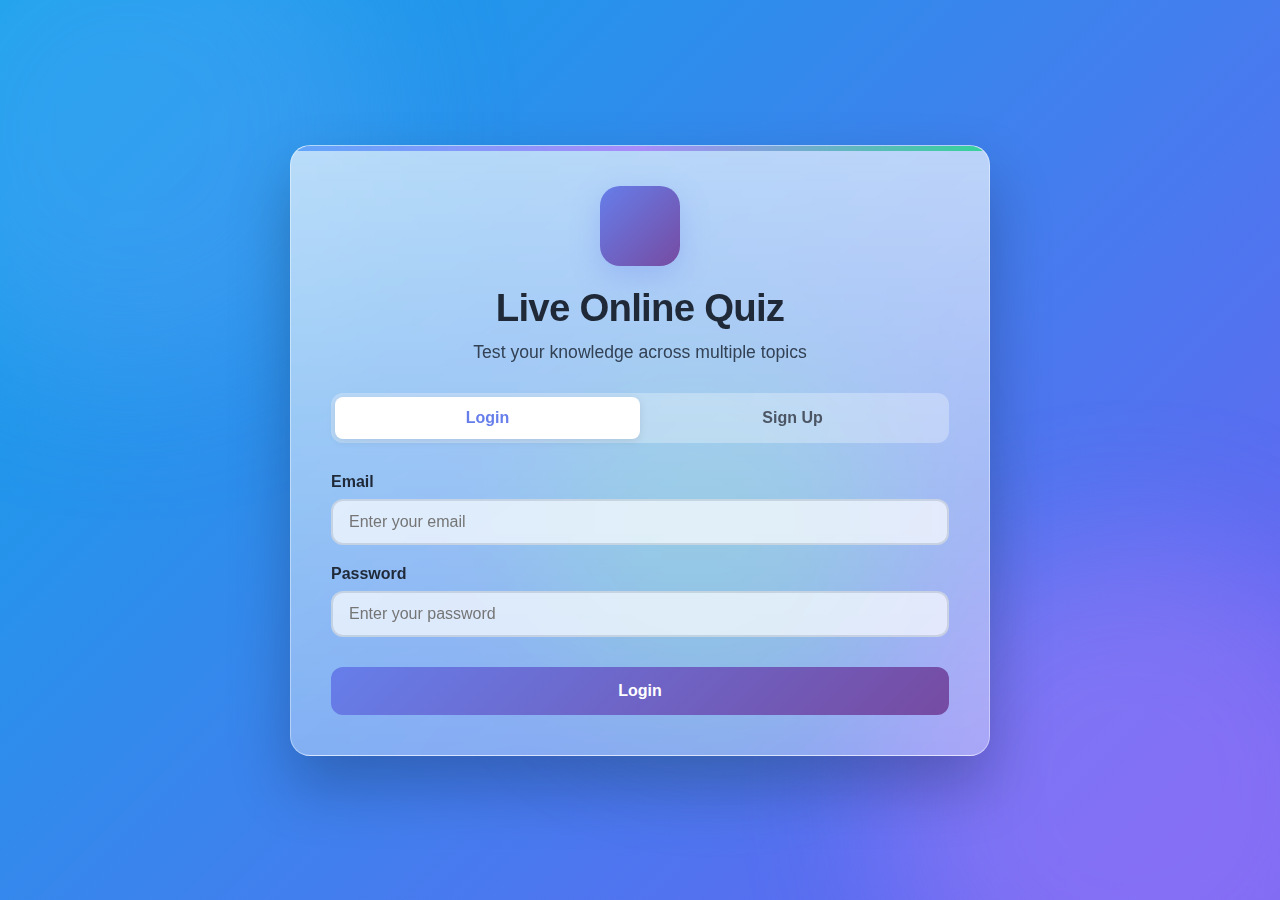
<file: index.html>
<!DOCTYPE html>
<html lang="en">
<head>
  <meta charset="UTF-8">
  <meta name="viewport" content="width=device-width, initial-scale=1.0">
  <title>Live Online Quiz</title>
  <link rel="stylesheet" href="./styles.css">
</head> 
<body>
  <div class="bg-decor">
    <div class="blob b1"></div>
    <div class="blob b2"></div>
    <div class="blob b3"></div>
  </div>

  <!-- Authentication Page -->
  <div id="auth" class="container">
    <div class="auth-card">
      <div class="auth-header">
        <div class="logo"></div>
        <h1>Live Online Quiz</h1>
        <p class="subtitle">Test your knowledge across multiple topics</p>
      </div>
      
      <div class="auth-tabs">
        <button class="tab-btn active" data-tab="login">Login</button>
        <button class="tab-btn" data-tab="signup">Sign Up</button>
      </div>

      <!-- Login Form -->
      <form id="loginForm" class="auth-form active">
        <div class="form-group">
          <label for="loginEmail">Email</label>
          <input type="email" id="loginEmail" placeholder="Enter your email" required>
        </div>
        <div class="form-group">
          <label for="loginPassword">Password</label>
          <input type="password" id="loginPassword" placeholder="Enter your password" required>
        </div>
        <button type="submit" class="btn">Login</button>
      </form>

      <!-- Signup Form -->
      <form id="signupForm" class="auth-form">
        <div class="form-group">
          <label for="signupName">Full Name</label>
          <input type="text" id="signupName" placeholder="Enter your full name" required>
        </div>
        <div class="form-group">
          <label for="signupEmail">Email</label>
          <input type="email" id="signupEmail" placeholder="Enter your email" required>
        </div>
        <div class="form-group">
          <label for="signupPassword">Password</label>
          <input type="password" id="signupPassword" placeholder="Create a password (min 6 characters)" required>
        </div>
        <div class="form-group">
          <label for="confirmPassword">Confirm Password</label>
          <input type="password" id="confirmPassword" placeholder="Confirm your password" required>
        </div>
        <button type="submit" class="btn">Sign Up</button>
      </form>
    </div>
  </div>

  <!-- Main Quiz Application -->
  <div id="app" class="container hidden">
    <div id="home">
      <div class="header-info">
        <h1>Live Online Quiz</h1>
        <div class="user-welcome">
          <span>Welcome, <strong id="currentUserName"></strong></span>
          <button class="btn-logout" onclick="logout()">Logout</button>
        </div>
      </div>
      <p class="subtitle">Please enter your name and select the topic</p>
      <div class="form-group">
        <label for="username">Enter your name:</label>
        <input type="text" id="username" placeholder="Your name" maxlength="20">
      </div>
      <div class="form-group">
        <label for="topic">Choose Topic:</label>
        <select id="topic">
          <option value="all">All Topics</option>
          <option value="general">General Knowledge</option>
          <option value="programming">Programming</option>
          <option value="science">Science</option>
          <option value="history">History</option>
          <option value="sports">Sports</option>
          <option value="movies">Movies</option>
          <option value="geography">Geography</option>
          <option value="math">Math</option>
          <option value="technology">Technology</option>
          <option value="literature">Literature</option>
        </select>
      </div>
      <button class="btn" onclick="startQuiz()">Start Quiz</button>
      <button class="btn btn-secondary" onclick="showAdminPanel()">Admin Panel</button>
    </div>

    <div id="quiz" class="hidden">
      <div class="question-container">
        <h2 id="question">Loading...</h2>
        <div class="options" id="options"></div>
        <div id="result"></div>
        <div class="progress-container">
          <div class="progress-bar"><div class="progress-fill" id="progress-bar"></div></div>
          <div class="progress-text" id="progress-text">Question 1 of 5</div>
        </div>
      </div>
    </div>

    <div id="results" class="hidden">
      <h2>Quiz Complete!</h2>
      <div class="stats">
        <div class="stat-item"><div class="stat-value" id="final-score">0</div><div class="stat-label">Your Score</div></div>
        <div class="stat-item"><div class="stat-value" id="total-questions">0</div><div class="stat-label">Questions</div></div>
        <div class="stat-item"><div class="stat-value" id="percentage">0%</div><div class="stat-label">Accuracy</div></div>
      </div>
      <button class="btn" onclick="showLeaderboard()">View Leaderboard</button>
      <button class="btn btn-secondary" onclick="restartQuiz()">Take Another Quiz</button>
    </div>

    <div id="leaderboard" class="hidden">
      <div class="leaderboard">
        <h2>Leaderboard</h2>
        <div id="scores"></div>
        <button class="btn" onclick="restartQuiz()">Take Another Quiz</button>
        <button class="btn btn-secondary" onclick="clearLeaderboard()">Clear Leaderboard</button>
      </div>
    </div>

    <div id="admin" class="hidden">
      <h2>Admin Panel</h2>
      <div class="admin-panel">
        <div class="tabs">
          <div class="tab active" onclick="switchTab('questions', this)">Questions</div>
          <div class="tab" onclick="switchTab('scores', this)">Scores</div>
          <div class="tab" onclick="switchTab('statistics', this)">Statistics</div>
          <div class="tab" onclick="switchTab('settings', this)">Settings</div>
        </div>
        <div id="questions-tab" class="tab-content active">
          <h3>Question Management</h3>
          <div class="admin-controls">
            <div>
              <label>Add New Question:</label>
              <input type="text" id="new-question" placeholder="Question text">
              <input type="text" id="new-answer" placeholder="Correct answer">
              <select id="new-topic">
                <option value="general">General</option>
                <option value="programming">Programming</option>
                <option value="science">Science</option>
                <option value="history">History</option>
                <option value="sports">Sports</option>
                <option value="movies">Movies</option>
                <option value="geography">Geography</option>
                <option value="math">Math</option>
                <option value="technology">Technology</option>
                <option value="literature">Literature</option>
              </select>
              <button class="btn btn-small" onclick="addQuestion()">Add Question</button>
            </div>
            <div>
              <label>Question Options (comma-separated):</label>
              <input type="text" id="new-options" placeholder="Option1, Option2, Option3, Option4">
            </div>
          </div>
          <pre class="data-display" id="questions-display"></pre>
        </div>
        <div id="scores-tab" class="tab-content">
          <h3>Score Management</h3>
          <div class="admin-controls">
            <button class="btn btn-small btn-secondary" onclick="clearAllScores()">Clear All Scores</button>
          </div>
          <pre class="data-display" id="scores-display"></pre>
        </div>
        <div id="statistics-tab" class="tab-content">
          <h3>Statistics</h3>
          <pre class="data-display" id="stats-display"></pre>
        </div>
        <div id="settings-tab" class="tab-content">
          <h3>Application Settings</h3>
          <div class="admin-controls">
            <div>
              <label>Questions per Quiz:</label>
              <input type="number" id="questions-per-quiz" value="5" min="1" max="20">
            </div>
            <div>
              <label>Points per Correct Answer:</label>
              <input type="number" id="points-per-answer" value="20" min="1" max="100">
            </div>
            <button class="btn btn-small" onclick="saveSettings()">Save Settings</button>
          </div>
        </div>
      </div>
      <button class="btn" onclick="showHome()">Back to Quiz</button>
    

  <script src="./app.js" defer></script>
</body>

</html>
</file>
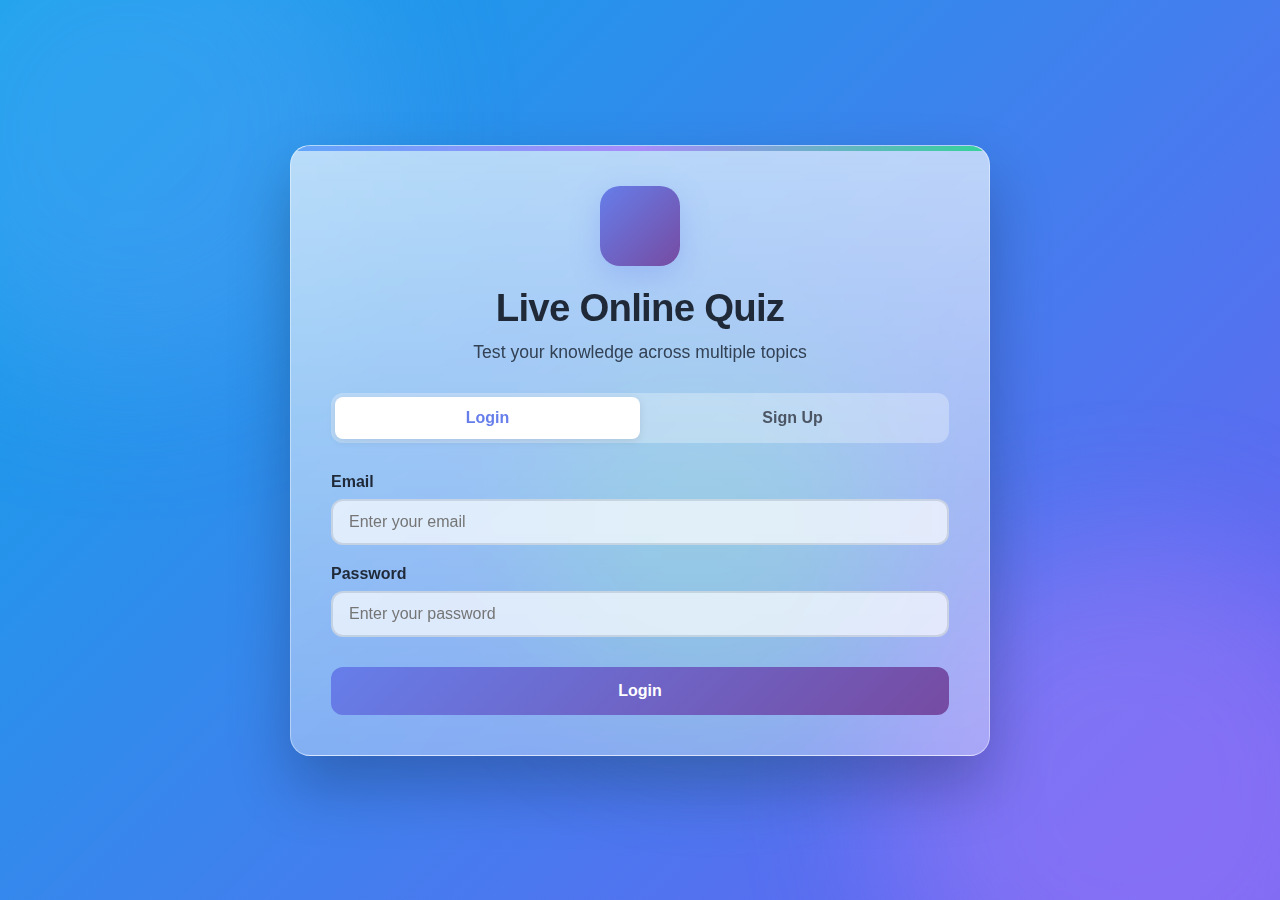
<file: LiveOnlineQuiz.html>
<!DOCTYPE html>
<html lang="en">
<head>
  <meta charset="UTF-8">
  <meta name="viewport" content="width=device-width, initial-scale=1.0">
  <title>Live Online Quiz</title>
  <link rel="stylesheet" href="./styles.css">
</head>
<body>
  <div class="bg-decor">
    <div class="blob b1"></div>
    <div class="blob b2"></div>
    <div class="blob b3"></div>
  </div>

  <!-- Authentication Page -->
  <div id="auth" class="container">
    <div class="auth-card">
      <div class="auth-header">
        <div class="logo"></div>
        <h1>Live Online Quiz</h1>
        <p class="subtitle">Test your knowledge across multiple topics</p>
      </div>
      
      <div class="auth-tabs">
        <button class="tab-btn active" data-tab="login">Login</button>
        <button class="tab-btn" data-tab="signup">Sign Up</button>
      </div>

      <!-- Login Form -->
      <form id="loginForm" class="auth-form active">
        <div class="form-group">
          <label for="loginEmail">Email</label>
          <input type="email" id="loginEmail" placeholder="Enter your email" required>
        </div>
        <div class="form-group">
          <label for="loginPassword">Password</label>
          <input type="password" id="loginPassword" placeholder="Enter your password" required>
        </div>
        <button type="submit" class="btn">Login</button>
      </form>

      <!-- Signup Form -->
      <form id="signupForm" class="auth-form">
        <div class="form-group">
          <label for="signupName">Full Name</label>
          <input type="text" id="signupName" placeholder="Enter your full name" required>
        </div>
        <div class="form-group">
          <label for="signupEmail">Email</label>
          <input type="email" id="signupEmail" placeholder="Enter your email" required>
        </div>
        <div class="form-group">
          <label for="signupPassword">Password</label>
          <input type="password" id="signupPassword" placeholder="Create a password (min 6 characters)" required>
        </div>
        <div class="form-group">
          <label for="confirmPassword">Confirm Password</label>
          <input type="password" id="confirmPassword" placeholder="Confirm your password" required>
        </div>
        <button type="submit" class="btn">Sign Up</button>
      </form>
    </div>
  </div>

  <!-- Main Quiz Application -->
  <div id="app" class="container hidden">
    <div id="home">
      <div class="header-info">
        <h1>Live Online Quiz</h1>
        <div class="user-welcome">
          <span>Welcome, <strong id="currentUserName"></strong></span>
          <button class="btn-logout" onclick="logout()">Logout</button>
        </div>
      </div>
      <p class="subtitle">Please enter your name and select the topic</p>
      <div class="form-group">
        <label for="username">Enter your name:</label>
        <input type="text" id="username" placeholder="Your name" maxlength="20">
      </div>
      <div class="form-group">
        <label for="topic">Choose Topic:</label>
        <select id="topic">
          <option value="all">All Topics</option>
          <option value="general">General Knowledge</option>
          <option value="programming">Programming</option>
          <option value="science">Science</option>
          <option value="history">History</option>
          <option value="sports">Sports</option>
          <option value="movies">Movies</option>
          <option value="geography">Geography</option>
          <option value="math">Math</option>
          <option value="technology">Technology</option>
          <option value="literature">Literature</option>
        </select>
      </div>
      <button class="btn" onclick="startQuiz()">Start Quiz</button>
      <button class="btn btn-secondary" onclick="showAdminPanel()">Admin Panel</button>
    </div>

    <div id="quiz" class="hidden">
      <div class="question-container">
        <h2 id="question">Loading...</h2>
        <div class="options" id="options"></div>
        <div id="result"></div>
        <div class="progress-container">
          <div class="progress-bar"><div class="progress-fill" id="progress-bar"></div></div>
          <div class="progress-text" id="progress-text">Question 1 of 5</div>
        </div>
      </div>
    </div>

    <div id="results" class="hidden">
      <h2>Quiz Complete!</h2>
      <div class="stats">
        <div class="stat-item"><div class="stat-value" id="final-score">0</div><div class="stat-label">Your Score</div></div>
        <div class="stat-item"><div class="stat-value" id="total-questions">0</div><div class="stat-label">Questions</div></div>
        <div class="stat-item"><div class="stat-value" id="percentage">0%</div><div class="stat-label">Accuracy</div></div>
      </div>
      <button class="btn" onclick="showLeaderboard()">View Leaderboard</button>
      <button class="btn btn-secondary" onclick="restartQuiz()">Take Another Quiz</button>
    </div>

    <div id="leaderboard" class="hidden">
      <div class="leaderboard">
        <h2>Leaderboard</h2>
        <div id="scores"></div>
        <button class="btn" onclick="restartQuiz()">Take Another Quiz</button>
        <button class="btn btn-secondary" onclick="clearLeaderboard()">Clear Leaderboard</button>
      </div>
    </div>

    <div id="admin" class="hidden">
      <h2>Admin Panel</h2>
      <div class="admin-panel">
        <div class="tabs">
          <div class="tab active" onclick="switchTab('questions', this)">Questions</div>
          <div class="tab" onclick="switchTab('scores', this)">Scores</div>
          <div class="tab" onclick="switchTab('statistics', this)">Statistics</div>
          <div class="tab" onclick="switchTab('settings', this)">Settings</div>
        </div>
        <div id="questions-tab" class="tab-content active">
          <h3>Question Management</h3>
          <div class="admin-controls">
            <div>
              <label>Add New Question:</label>
              <input type="text" id="new-question" placeholder="Question text">
              <input type="text" id="new-answer" placeholder="Correct answer">
              <select id="new-topic">
                <option value="general">General</option>
                <option value="programming">Programming</option>
                <option value="science">Science</option>
                <option value="history">History</option>
                <option value="sports">Sports</option>
                <option value="movies">Movies</option>
                <option value="geography">Geography</option>
                <option value="math">Math</option>
                <option value="technology">Technology</option>
                <option value="literature">Literature</option>
              </select>
              <button class="btn btn-small" onclick="addQuestion()">Add Question</button>
            </div>
            <div>
              <label>Question Options (comma-separated):</label>
              <input type="text" id="new-options" placeholder="Option1, Option2, Option3, Option4">
            </div>
          </div>
          <pre class="data-display" id="questions-display"></pre>
        </div>
        <div id="scores-tab" class="tab-content">
          <h3>Score Management</h3>
          <div class="admin-controls">
            <button class="btn btn-small btn-secondary" onclick="clearAllScores()">Clear All Scores</button>
          </div>
          <pre class="data-display" id="scores-display"></pre>
        </div>
        <div id="statistics-tab" class="tab-content">
          <h3>Statistics</h3>
          <pre class="data-display" id="stats-display"></pre>
        </div>
        <div id="settings-tab" class="tab-content">
          <h3>Application Settings</h3>
          <div class="admin-controls">
            <div>
              <label>Questions per Quiz:</label>
              <input type="number" id="questions-per-quiz" value="5" min="1" max="20">
            </div>
            <div>
              <label>Points per Correct Answer:</label>
              <input type="number" id="points-per-answer" value="20" min="1" max="100">
            </div>
            <button class="btn btn-small" onclick="saveSettings()">Save Settings</button>
          </div>
        </div>
      </div>
      <button class="btn" onclick="showHome()">Back to Quiz</button>
    

  <script src="./app.js" defer></script>
</body>
</html>
</file>
<file: styles.css>
* {
  margin: 0;
  padding: 0;
  box-sizing: border-box;
}

:root {
  --bg1: #0ea5e9;
  --bg2: #6366f1;
  --bg3: #a855f7;
  --panel: rgba(255, 255, 255, 0.12);
  --panel-border: rgba(255, 255, 255, 0.22);
  --text-main: #0b1220;
  --text-dim: #4b5563;
  --success: #16a34a;
  --danger: #dc2626;
}

body {
  font-family: 'Segoe UI', Tahoma, Geneva, Verdana, sans-serif;
  background: linear-gradient(135deg, var(--bg1), var(--bg2), var(--bg3));
  background-size: 180% 180%;
  animation: gradientShift 14s ease infinite;
  min-height: 100vh;
  display: flex;
  align-items: center;
  justify-content: center;
  padding: 20px;
}

@keyframes gradientShift {
  0% { background-position: 0% 50%; }
  50% { background-position: 100% 50%; }
  100% { background-position: 0% 50%; }
}

.bg-decor {
  position: fixed;
  inset: 0;
  overflow: hidden;
  pointer-events: none;
  z-index: 0;
}

.blob {
  position: absolute;
  width: 500px;
  height: 500px;
  border-radius: 50%;
  filter: blur(70px);
  opacity: 0.35;
  animation: float 18s ease-in-out infinite;
}
.blob.b1 { background: #60a5fa; top: -120px; left: -120px; }
.blob.b2 { background: #c084fc; bottom: -140px; right: -100px; animation-delay: -6s; }
.blob.b3 { background: #34d399; top: 40%; right: 30%; width: 360px; height: 360px; animation-delay: -3s; }

@keyframes float {
  0%, 100% { transform: translateY(0) translateX(0) scale(1); }
  50% { transform: translateY(-25px) translateX(15px) scale(1.05); }
}

.container {
  background: white;
  border-radius: 20px;
  background: linear-gradient(180deg, rgba(255,255,255,0.66), rgba(255,255,255,0.36));
  box-shadow: 0 30px 60px rgba(2, 6, 23, 0.25);
  backdrop-filter: blur(14px);
  border: 1px solid rgba(255, 255, 255, 0.4);
  padding: 40px;
  max-width: 700px;
  width: 100%;
  text-align: center;
  position: relative;
  overflow: hidden;
  z-index: 1;
}

.container::before {
  content: '';
  position: absolute;
  top: 0;
  left: 0;
  right: 0;
  height: 5px;
  background: linear-gradient(90deg, #60a5fa, #a78bfa, #34d399);
}

.hidden { display: none !important; }

/* Authentication Styles */
.auth-card {
  width: 100%;
}

.auth-header {
  text-align: center;
  margin-bottom: 30px;
}

.logo {
  width: 80px;
  height: 80px;
  border-radius: 20px;
  background: linear-gradient(135deg, #667eea 0%, #764ba2 100%);
  display: grid;
  place-items: center;
  color: white;
  font-size: 40px;
  margin: 0 auto 20px;
  box-shadow: 0 10px 30px rgba(102,126,234,0.3);
}

.auth-tabs {
  display: flex;
  background: rgba(255,255,255,0.3);
  border-radius: 12px;
  padding: 4px;
  margin-bottom: 30px;
}

.tab-btn {
  flex: 1;
  padding: 12px 16px;
  border: none;
  background: transparent;
  border-radius: 8px;
  font-weight: 600;
  cursor: pointer;
  transition: all 0.2s ease;
  color: var(--text-dim);
  font-size: 16px;
  -webkit-tap-highlight-color: transparent;
  user-select: none;
}

.tab-btn:hover {
  background: rgba(255,255,255,0.5);
}

.tab-btn.active {
  background: white;
  color: #667eea;
  box-shadow: 0 2px 8px rgba(0,0,0,0.1);
}

.tab-btn:active {
  transform: scale(0.98);
}

.auth-form {
  display: none;
  text-align: left;
}

.auth-form.active {
  display: block;
}

.header-info {
  display: flex;
  justify-content: space-between;
  align-items: center;
  margin-bottom: 20px;
  flex-wrap: wrap;
  gap: 10px;
}

.user-welcome {
  display: flex;
  align-items: center;
  gap: 10px;
  color: var(--text-dim);
  font-size: 14px;
}

.btn-logout {
  background: transparent;
  border: 2px solid rgba(220,38,38,0.5);
  color: var(--danger);
  padding: 8px 16px;
  border-radius: 8px;
  font-size: 14px;
  font-weight: 600;
  cursor: pointer;
  transition: all 0.3s ease;
}

.btn-logout:hover {
  background: rgba(220,38,38,0.1);
  border-color: var(--danger);
}

h1 {
  color: #1f2937;
  margin-bottom: 12px;
  font-size: 2.4rem;
  font-weight: 800;
  letter-spacing: -0.02em;
}

.subtitle {
  color: #334155;
  margin-bottom: 30px;
  font-size: 1.1rem;
}

.form-group { 
  margin-bottom: 20px;
  text-align: left; 
}

label { 
  display: block;
  margin-bottom: 8px; 
  color: #1f2937; 
  font-weight: 700; 
}

input, select {
  width: 100%;
  padding: 12px 16px;
  border: 2px solid rgba(148,163,184,0.35);
  border-radius: 12px;
  font-size: 16px;
  transition: all 0.3s ease;
  background: rgba(255,255,255,0.7);
}

input:focus, select:focus { 
  outline: none; 
  border-color: #667eea;
  box-shadow: 0 0 0 3px rgba(102,126,234,0.1);
}

.btn {
  background: linear-gradient(135deg, #667eea 0%, #764ba2 100%);
  color: white; 
  border: none; 
  padding: 15px 30px;
  border-radius: 12px;
  font-size: 16px; 
  font-weight: 600;
  cursor: pointer;
  transition: all 0.3s ease; 
  width: 100%; 
  margin-top: 10px;
  position: relative;
  -webkit-tap-highlight-color: transparent;
  user-select: none;
  touch-action: manipulation;
}
.btn:hover { 
  transform: translateY(-2px);
  box-shadow: 0 18px 28px rgba(102,126,234,0.35); 
}
.btn:active {
  transform: translateY(0);
  box-shadow: 0 8px 16px rgba(102,126,234,0.25);
}
.btn:disabled { 
  opacity: 0.6; 
  cursor: not-allowed; 
  transform: none; 
}
.btn-secondary { 
  background: linear-gradient(135deg, #6c757d 0%, #495057 100%);
}
.btn-small { 
  padding: 8px 16px; 
  font-size: 14px; 
  width: auto; 
  margin: 5px; 
}

.question-container { text-align: left; }
.question { font-size: 1.2rem; color: #333; margin-bottom: 20px; line-height: 1.6; }
.options { display: grid; gap: 12px; margin-bottom: 25px; }
.option-btn { 
  background: rgba(255,255,255,0.85); 
  border: 2px solid rgba(148,163,184,0.3); 
  padding: 15px 20px; 
  border-radius: 12px; 
  cursor: pointer; 
  transition: all 0.25s ease; 
  text-align: left; 
  font-size: 16px; 
  box-shadow: 0 8px 18px rgba(2,6,23,0.06); 
}
.option-btn:hover { 
  background: #eef2ff; 
  border-color: #667eea; 
  transform: translateY(-1px); 
  box-shadow: 0 14px 24px rgba(2,6,23,0.08); 
}
.option-btn.correct { background: #28a745; color: #fff; border-color: #28a745; }
.option-btn.incorrect { background: #dc3545; color: #fff; border-color: #dc3545; }

.result { margin: 20px 0; padding: 15px; border-radius: 10px; font-weight: 600; font-size: 1.05rem; }
.result.correct { background: #d4edda; color: #155724; border: 1px solid #c3e6cb; }
.result.incorrect { background: #f8d7da; color: #721c24; border: 1px solid #f5c6cb; }

.progress-container { margin: 25px 0; }
.progress-bar { width: 100%; height: 10px; background: rgba(255,255,255,0.6); border-radius: 999px; overflow: hidden; border: 1px solid rgba(148,163,184,0.35); }
.progress-fill { height: 100%; background: linear-gradient(90deg, #60a5fa, #a78bfa, #34d399); width: 0%; transition: width 0.35s ease; }
.progress-text { margin-top: 10px; color: #666; font-size: 14px; }

.stats {
  display: grid;
  grid-template-columns: repeat(3, 1fr);
  gap: 15px;
  margin: 30px 0;
}

.stat-item {
  background: rgba(255,255,255,0.8);
  border-radius: 12px;
  padding: 20px;
  border: 1px solid rgba(255,255,255,0.5);
}

.stat-value {
  font-size: 2rem;
  font-weight: 800;
  color: #667eea;
  margin-bottom: 5px;
}

.stat-label {
  font-size: 0.9rem;
  color: var(--text-dim);
}

.leaderboard { text-align: left; }
.leaderboard h2 { text-align: center; margin-bottom: 25px; color: #1f2937; }
.score-item { 
  display: flex; 
  justify-content: space-between; 
  align-items: center; 
  padding: 16px 18px; 
  margin-bottom: 12px; 
  background: rgba(255,255,255,0.9); 
  border-radius: 14px; 
  border-left: 4px solid #667eea; 
  box-shadow: 0 10px 20px rgba(2,6,23,0.08); 
}
.score-username { font-weight: 600; color: #333; }
.score-value { font-weight: 700; color: #667eea; font-size: 1.05rem; }

.admin-panel { 
  background: rgba(255,255,255,0.6); 
  border-radius: 14px; 
  padding: 20px; 
  margin: 20px 0; 
  text-align: left; 
  border: 1px solid rgba(255,255,255,0.5); 
  backdrop-filter: blur(10px); 
}
.tabs { display: flex; margin-bottom: 20px; border-bottom: 2px solid #e9ecef; flex-wrap: wrap; }
.tab { 
  padding: 10px 20px; 
  cursor: pointer; 
  border-bottom: 2px solid transparent; 
  transition: all 0.2s ease; 
  border-top-left-radius: 10px; 
  border-top-right-radius: 10px;
  -webkit-tap-highlight-color: transparent;
  user-select: none;
  touch-action: manipulation;
}
.tab:hover { background: rgba(99,102,241,0.08); }
.tab:active {
  transform: scale(0.98);
}
.tab.active { border-bottom-color: #667eea; color: #667eea; font-weight: 700; }
.tab-content { display: none; }
.tab-content.active { display: block; }

.admin-controls {
  margin-bottom: 20px;
}

.admin-controls > div {
  margin-bottom: 15px;
}

.data-display {
  background: rgba(0,0,0,0.05);
  border-radius: 8px;
  padding: 15px;
  overflow-x: auto;
  font-size: 12px;
  max-height: 400px;
  overflow-y: auto;
}

.error { 
  background: #f8d7da; 
  color: #721c24; 
  padding: 15px; 
  border-radius: 12px; 
  margin: 20px 0; 
  border: 1px solid #f5c6cb; 
  box-shadow: 0 8px 16px rgba(185,28,28,0.12); 
}

.message {
  padding: 12px 16px;
  border-radius: 8px;
  margin-bottom: 20px;
  font-weight: 600;
}

.message.error {
  background: rgba(220,38,38,.1);
  color: var(--danger);
  border: 1px solid rgba(220,38,38,.2);
}

.message.success {
  background: rgba(34,197,94,.1);
  color: var(--success);
  border: 1px solid rgba(34,197,94,.2);
}

.footer {
  margin-top: 18px;
  color: #0b1220;
  font-size: 12px;
  opacity: 0.7;
}

@media (max-width: 600px) {
  .container { padding: 20px; margin: 10px; }
  h1 { font-size: 2rem; }
  .question { font-size: 1.05rem; }
  .header-info {
    flex-direction: column;
    align-items: flex-start;
  }
  .stats {
    grid-template-columns: 1fr;
  }
  .tabs {
    font-size: 14px;
  }
  .tab {
    padding: 8px 12px;
  }
}
</file>
